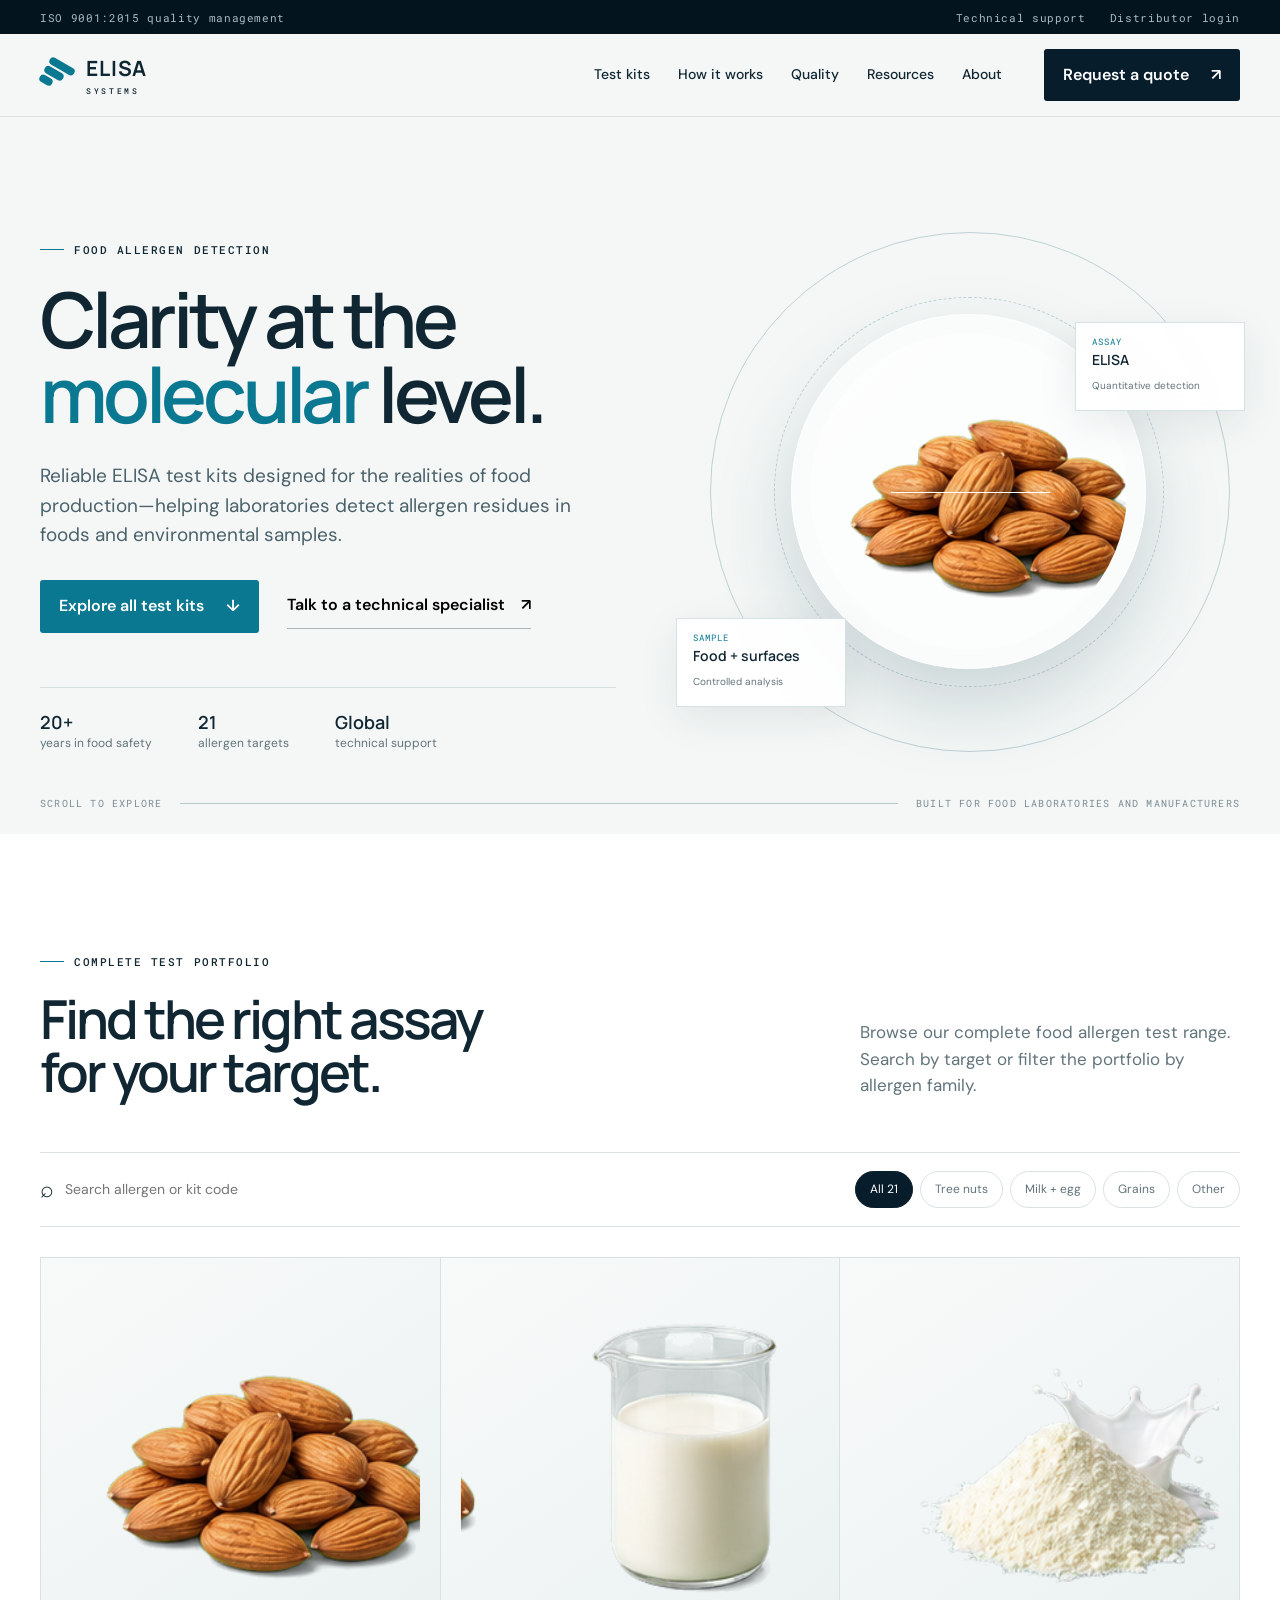
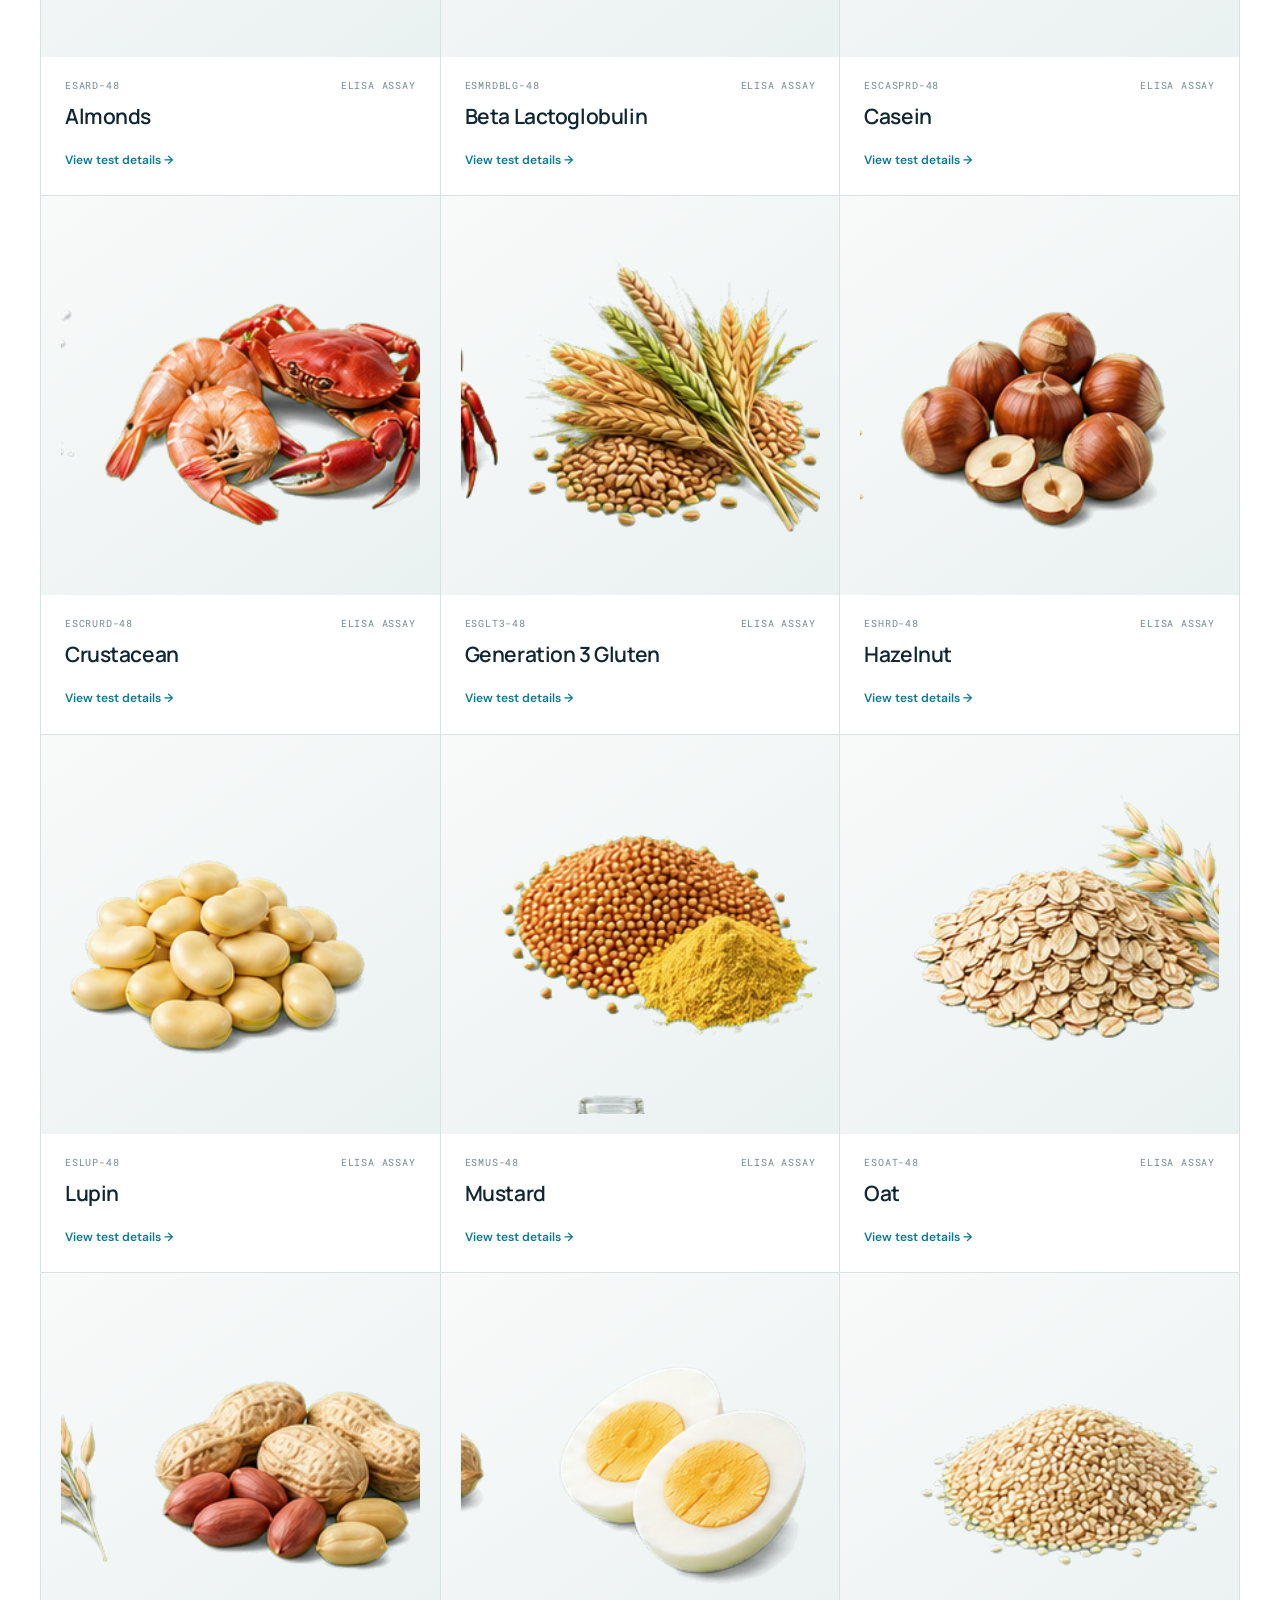
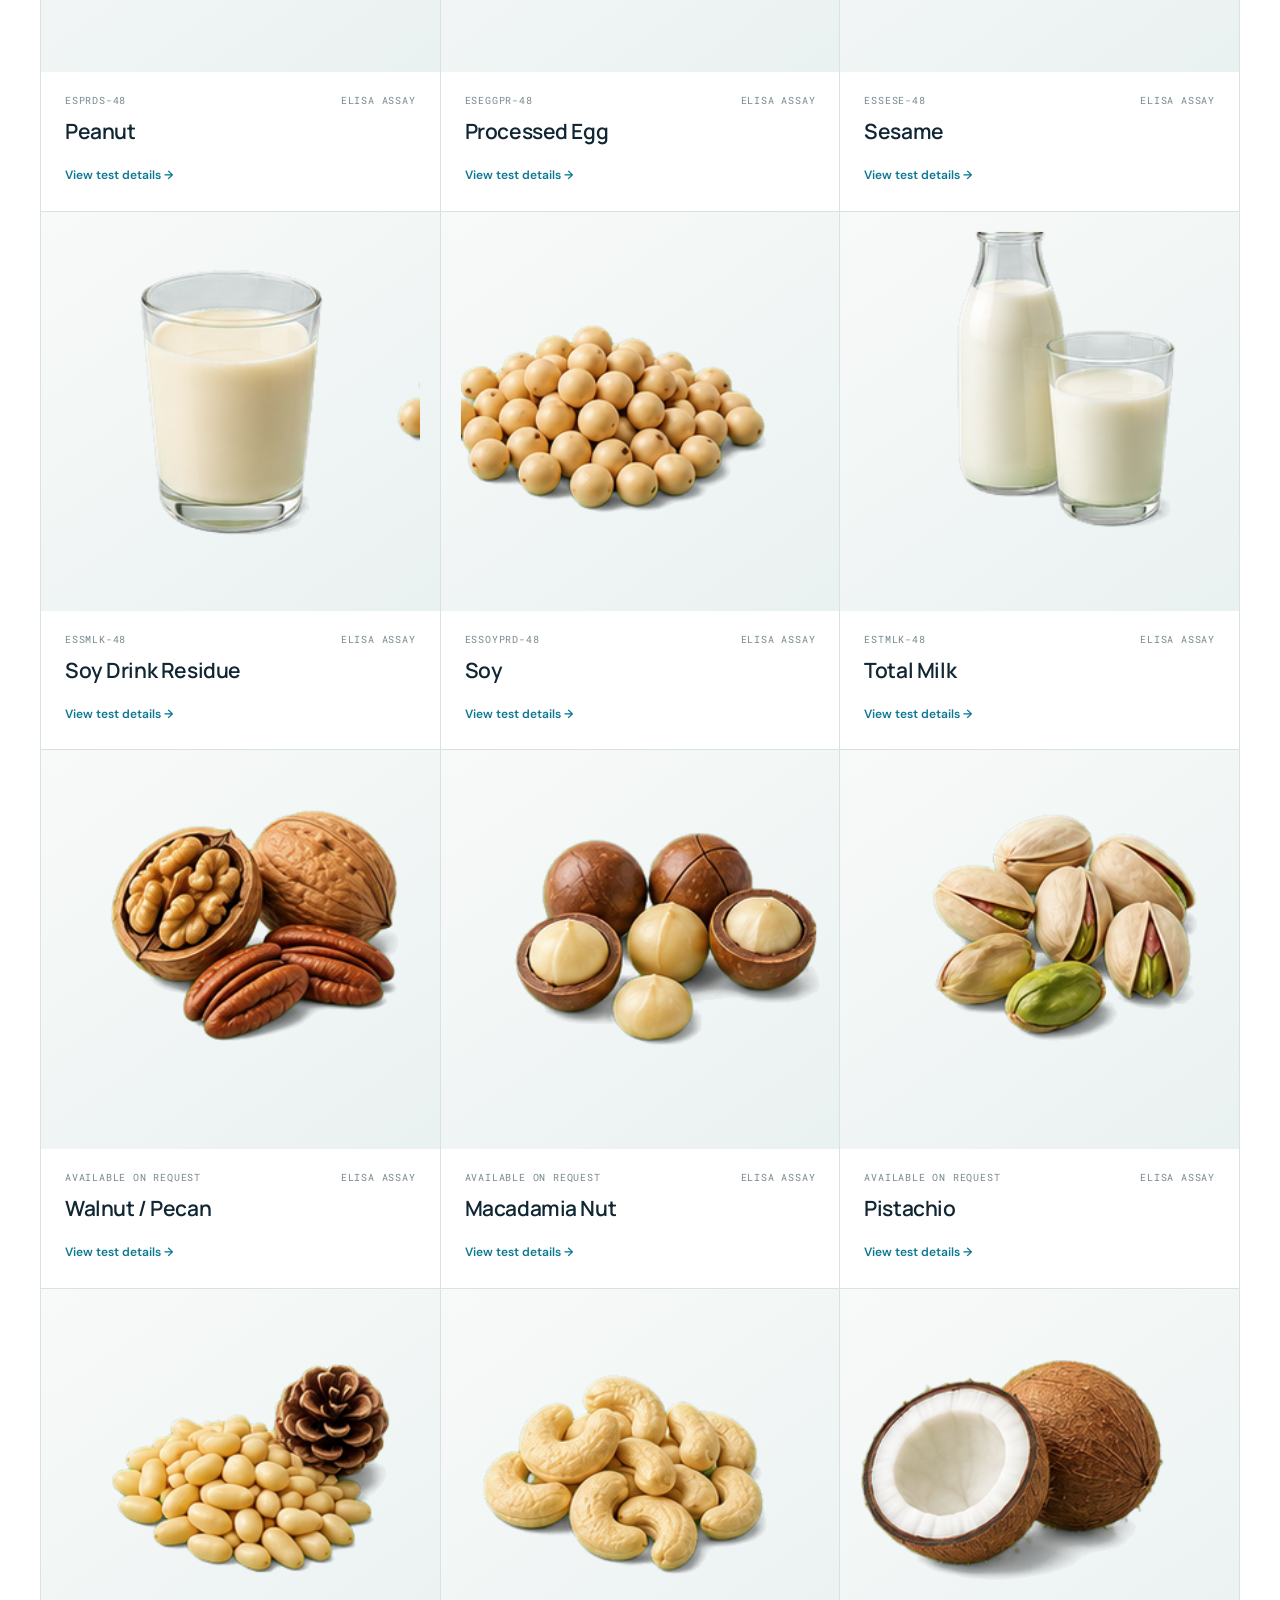
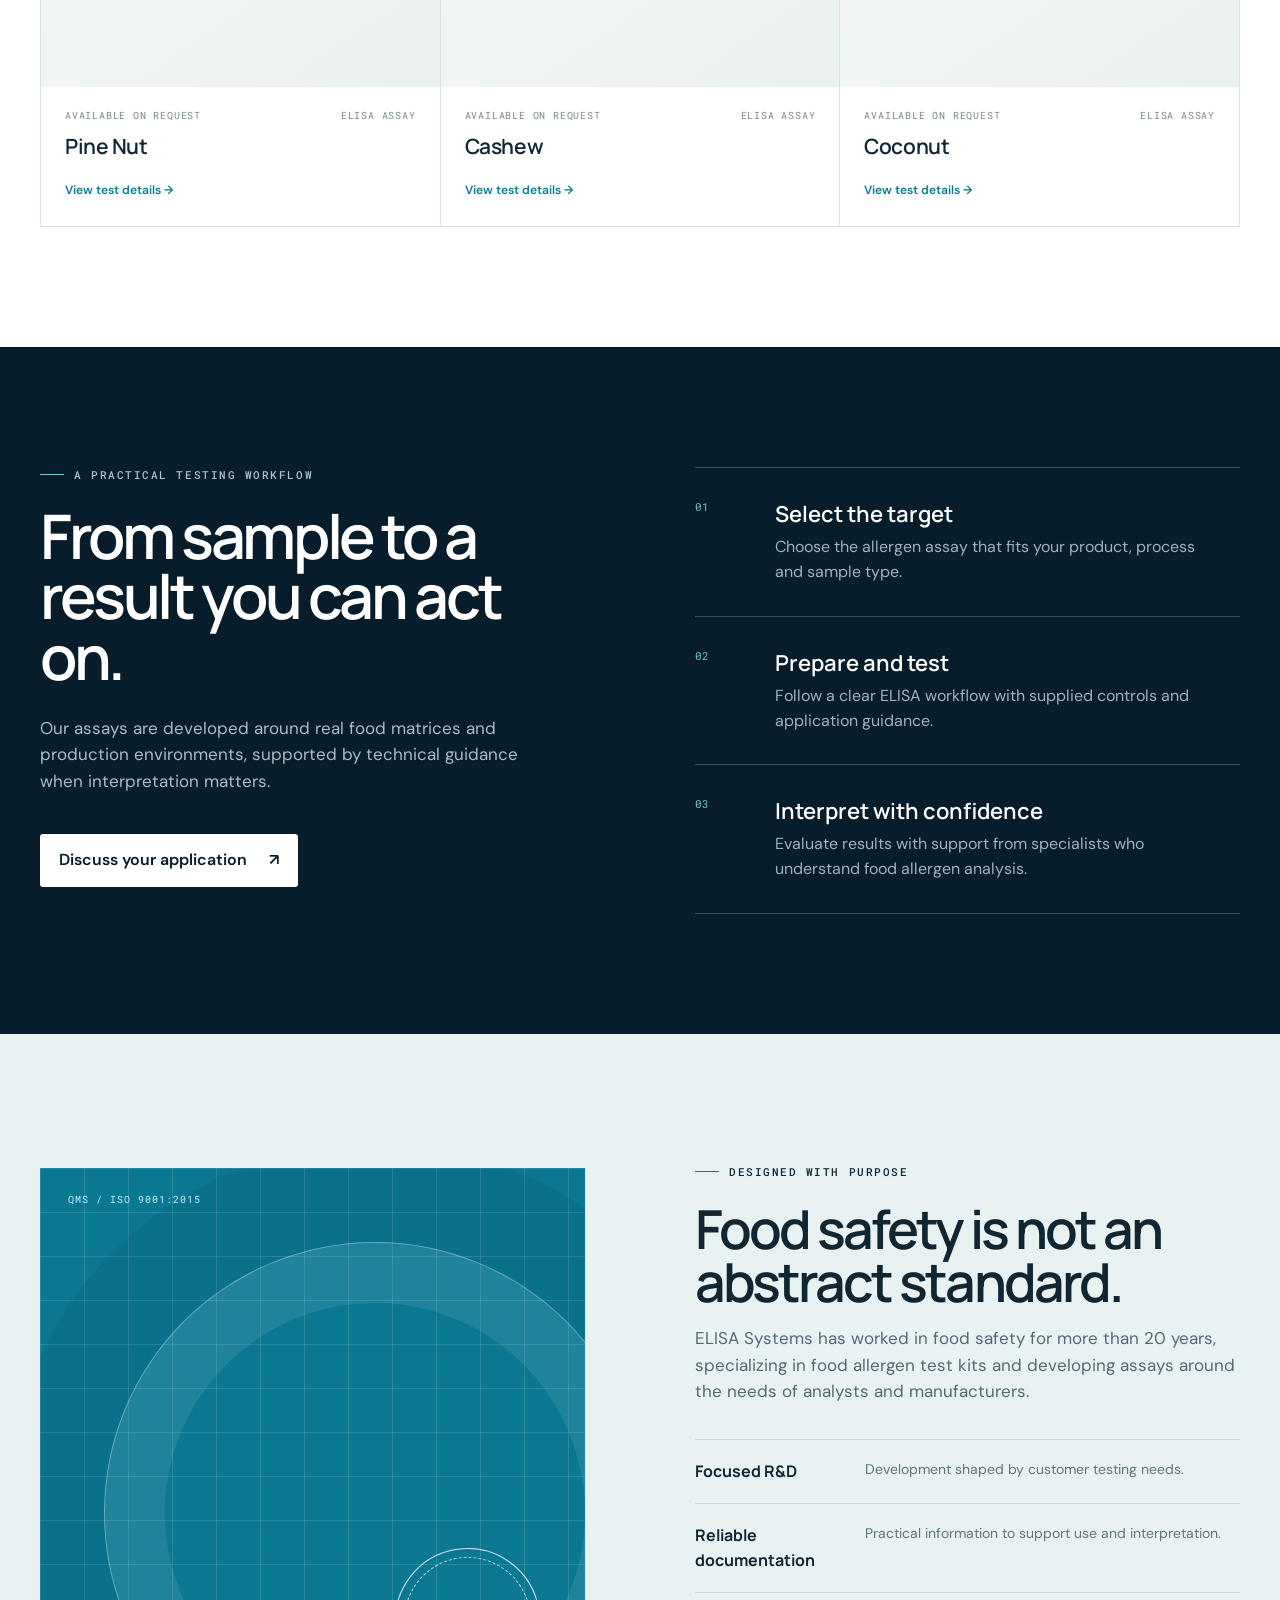
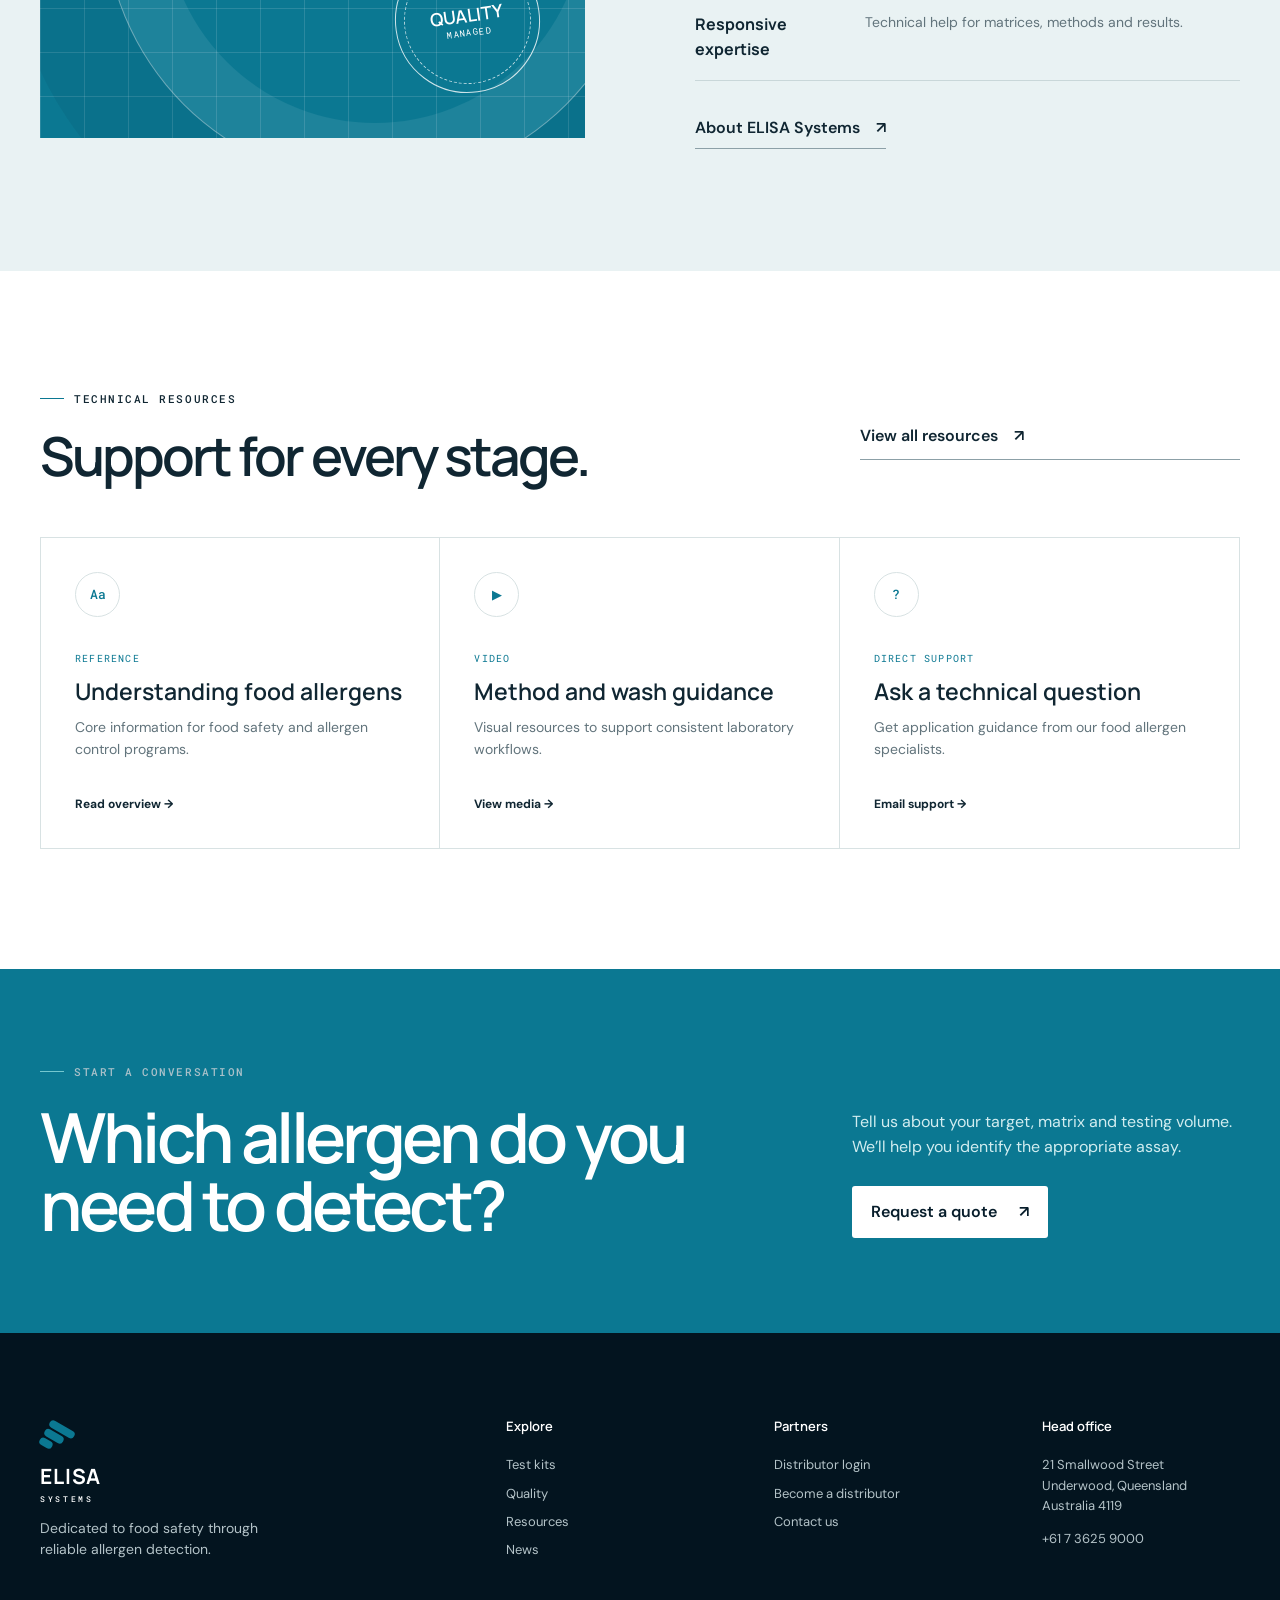
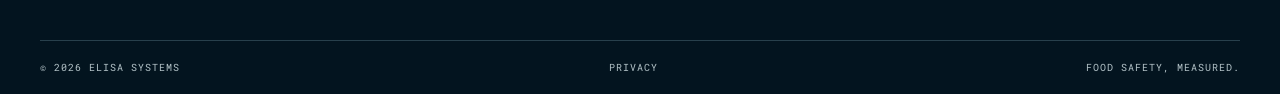
<file: index.html>
<!doctype html>
<html lang="en">
<head>
  <meta charset="UTF-8">
  <meta name="viewport" content="width=device-width, initial-scale=1.0">
  <meta name="description" content="ELISA Systems food allergen test kits for food and environmental samples.">
  <title>ELISA Systems — Food Allergen Detection</title>
  <link rel="preconnect" href="https://fonts.googleapis.com">
  <link rel="preconnect" href="https://fonts.gstatic.com" crossorigin>
  <link href="https://fonts.googleapis.com/css2?family=DM+Sans:wght@400;500;600&family=Manrope:wght@500;600;700&family=Roboto+Mono:wght@400;500&display=swap" rel="stylesheet">
  <link rel="stylesheet" href="styles.css">
</head>
<body>
  <a class="skip-link" href="#main">Skip to content</a>
  <header class="site-header">
    <div class="utility-bar"><div class="container utility-inner"><span>ISO 9001:2015 quality management</span><div><a href="#support">Technical support</a><a href="#distributors">Distributor login</a></div></div></div>
    <nav class="nav container" aria-label="Primary navigation">
      <a class="brand" href="#" aria-label="ELISA Systems home"><span class="brand-mark" aria-hidden="true"><i></i><i></i><i></i></span><span><b>ELISA</b><em>SYSTEMS</em></span></a>
      <button class="menu-toggle" aria-expanded="false" aria-controls="nav-links"><span></span><span></span></button>
      <div class="nav-links" id="nav-links"><a href="#kits">Test kits</a><a href="#workflow">How it works</a><a href="#quality">Quality</a><a href="#resources">Resources</a><a href="#about">About</a></div>
      <button class="button button-dark quote-open">Request a quote <span>↗</span></button>
    </nav>
  </header>

  <main id="main">
    <section class="hero">
      <div class="container hero-grid">
        <div class="hero-copy reveal">
          <p class="eyebrow"><span></span>Food allergen detection</p>
          <h1>Clarity at the <em>molecular</em> level.</h1>
          <p class="hero-lede">Reliable ELISA test kits designed for the realities of food production—helping laboratories detect allergen residues in foods and environmental samples.</p>
          <div class="hero-actions"><a class="button button-primary" href="#kits">Explore all test kits <span>↓</span></a><button class="text-link quote-open">Talk to a technical specialist <span>↗</span></button></div>
          <div class="hero-proof"><div><strong>20+</strong><span>years in food safety</span></div><div><strong>21</strong><span>allergen targets</span></div><div><strong>Global</strong><span>technical support</span></div></div>
        </div>
        <div class="hero-visual reveal" aria-label="Food allergen testing visualization">
          <div class="orbit orbit-one"></div><div class="orbit orbit-two"></div>
          <div class="hero-dish"><div class="dish-photo"></div><div class="dish-glare"></div><span class="scan-line"></span></div>
          <div class="data-label label-a"><small>ASSAY</small><b>ELISA</b><span>Quantitative detection</span></div>
          <div class="data-label label-b"><small>SAMPLE</small><b>Food + surfaces</b><span>Controlled analysis</span></div>
        </div>
      </div>
      <div class="container hero-foot"><span>Scroll to explore</span><span class="line"></span><span>Built for food laboratories and manufacturers</span></div>
    </section>

    <section class="kit-library" id="kits">
      <div class="container">
        <div class="section-head reveal"><div><p class="eyebrow"><span></span>Complete test portfolio</p><h2>Find the right assay<br>for your target.</h2></div><p>Browse our complete food allergen test range. Search by target or filter the portfolio by allergen family.</p></div>
        <div class="kit-tools reveal">
          <label class="search"><span aria-hidden="true">⌕</span><input id="kit-search" type="search" placeholder="Search allergen or kit code" aria-label="Search test kits"></label>
          <div class="filters" role="group" aria-label="Filter test kits"><button class="filter active" data-filter="all">All 21</button><button class="filter" data-filter="nuts">Tree nuts</button><button class="filter" data-filter="milk">Milk + egg</button><button class="filter" data-filter="grain">Grains</button><button class="filter" data-filter="other">Other</button></div>
        </div>
        <div class="kit-grid" id="kit-grid"></div>
        <p class="no-results" hidden>No assays match your search. Try another target or contact technical support.</p>
      </div>
    </section>

    <section class="workflow" id="workflow">
      <div class="container workflow-grid">
        <div class="workflow-intro reveal"><p class="eyebrow light"><span></span>A practical testing workflow</p><h2>From sample to a result you can act on.</h2><p>Our assays are developed around real food matrices and production environments, supported by technical guidance when interpretation matters.</p><button class="button button-light quote-open">Discuss your application <span>↗</span></button></div>
        <ol class="steps reveal">
          <li><span>01</span><div><h3>Select the target</h3><p>Choose the allergen assay that fits your product, process and sample type.</p></div></li>
          <li><span>02</span><div><h3>Prepare and test</h3><p>Follow a clear ELISA workflow with supplied controls and application guidance.</p></div></li>
          <li><span>03</span><div><h3>Interpret with confidence</h3><p>Evaluate results with support from specialists who understand food allergen analysis.</p></div></li>
        </ol>
      </div>
    </section>

    <section class="quality" id="quality">
      <div class="container quality-grid">
        <div class="quality-visual reveal"><div class="micro-grid"></div><span class="quality-code">QMS / ISO 9001:2015</span><div class="quality-seal"><b>QUALITY</b><span>MANAGED</span></div></div>
        <div class="quality-copy reveal"><p class="eyebrow"><span></span>Designed with purpose</p><h2>Food safety is not an abstract standard.</h2><p>ELISA Systems has worked in food safety for more than 20 years, specializing in food allergen test kits and developing assays around the needs of analysts and manufacturers.</p><ul><li><b>Focused R&amp;D</b><span>Development shaped by customer testing needs.</span></li><li><b>Reliable documentation</b><span>Practical information to support use and interpretation.</span></li><li><b>Responsive expertise</b><span>Technical help for matrices, methods and results.</span></li></ul><a class="text-link dark" href="https://elisasystems.com/about/">About ELISA Systems <span>↗</span></a></div>
      </div>
    </section>

    <section class="resources" id="resources">
      <div class="container"><div class="section-head compact reveal"><div><p class="eyebrow"><span></span>Technical resources</p><h2>Support for every stage.</h2></div><a class="text-link dark" href="https://elisasystems.com/news/">View all resources <span>↗</span></a></div>
        <div class="resource-grid reveal"><a href="https://elisasystems.com/food-allergens/"><span class="resource-icon">Aa</span><small>Reference</small><h3>Understanding food allergens</h3><p>Core information for food safety and allergen control programs.</p><b>Read overview →</b></a><a href="https://elisasystems.com/media/"><span class="resource-icon">▶</span><small>Video</small><h3>Method and wash guidance</h3><p>Visual resources to support consistent laboratory workflows.</p><b>View media →</b></a><a href="mailto:support@countryconsulting.com.au" id="support"><span class="resource-icon">?</span><small>Direct support</small><h3>Ask a technical question</h3><p>Get application guidance from our food allergen specialists.</p><b>Email support →</b></a></div>
      </div>
    </section>

    <section class="cta" id="about"><div class="container cta-inner reveal"><div><p class="eyebrow light"><span></span>Start a conversation</p><h2>Which allergen do you need to detect?</h2></div><div><p>Tell us about your target, matrix and testing volume. We’ll help you identify the appropriate assay.</p><button class="button button-light quote-open">Request a quote <span>↗</span></button></div></div></section>
  </main>

  <footer><div class="container footer-grid"><div><a class="brand footer-brand" href="#"><span class="brand-mark"><i></i><i></i><i></i></span><span><b>ELISA</b><em>SYSTEMS</em></span></a><p>Dedicated to food safety through reliable allergen detection.</p></div><div><h4>Explore</h4><a href="#kits">Test kits</a><a href="#quality">Quality</a><a href="#resources">Resources</a><a href="https://elisasystems.com/news/">News</a></div><div id="distributors"><h4>Partners</h4><a href="https://elisasystems.com/distributors/membership-login/">Distributor login</a><a href="https://elisasystems.com/distributors/">Become a distributor</a><a href="https://elisasystems.com/contact-us/">Contact us</a></div><div><h4>Head office</h4><p>21 Smallwood Street<br>Underwood, Queensland<br>Australia 4119</p><a href="tel:+61736259000">+61 7 3625 9000</a></div></div><div class="container footer-bottom"><span>© 2026 ELISA Systems</span><a href="https://elisasystems.com/privacy-policy/">Privacy</a><span>Food safety, measured.</span></div></footer>

  <dialog class="quote-dialog" id="quote-dialog"><button class="dialog-close" aria-label="Close quote form">×</button><p class="eyebrow"><span></span>Request a quote</p><h2>Tell us what you need to detect.</h2><p>Share a few details and our team can recommend the right assay.</p><form><label>Name<input required name="name" autocomplete="name"></label><label>Work email<input required type="email" name="email" autocomplete="email"></label><label>Allergen target<select name="target"><option value="">Select a target</option></select></label><label>Application<textarea name="application" rows="3" placeholder="Food matrix, environmental sample, estimated volume…"></textarea></label><button class="button button-primary" type="submit">Send request <span>↗</span></button><small>Demo form for the redesign concept.</small></form></dialog>
  <script src="script.js"></script>
</body>
</html>
</file>
<file: styles.css>
:root{--navy:#071d2b;--navy2:#0b2a3d;--blue:#0b7892;--aqua:#75c7cf;--ice:#e9f2f3;--mist:#f4f7f6;--white:#fff;--ink:#102632;--muted:#62747c;--line:#d8e2e3;--display:'Manrope',sans-serif;--body:'DM Sans',sans-serif;--mono:'Roboto Mono',monospace;--radius:3px}
*{box-sizing:border-box}html{scroll-behavior:smooth}body{margin:0;color:var(--ink);font-family:var(--body);background:var(--mist);line-height:1.55}button,input,select,textarea{font:inherit}a{color:inherit;text-decoration:none}.container{width:min(1200px,calc(100% - 48px));margin:auto}.skip-link{position:fixed;left:12px;top:-60px;background:#fff;padding:12px;z-index:100}.skip-link:focus{top:12px}.utility-bar{background:#03141f;color:#a9bdc5;font:11px var(--mono);letter-spacing:.06em}.utility-inner{height:34px;display:flex;align-items:center;justify-content:space-between}.utility-inner div{display:flex;gap:24px}.utility-inner a:hover{color:#fff}.site-header{position:relative;z-index:20;background:rgba(244,247,246,.94);border-bottom:1px solid rgba(7,29,43,.1);backdrop-filter:blur(16px)}.nav{height:82px;display:flex;align-items:center;gap:42px}.brand{display:inline-flex;align-items:center;gap:12px;margin-right:auto}.brand-mark{width:34px;height:34px;position:relative;display:inline-block;transform:rotate(30deg)}.brand-mark i{position:absolute;left:3px;width:28px;height:8px;border-radius:8px;background:var(--blue)}.brand-mark i:nth-child(1){top:3px}.brand-mark i:nth-child(2){top:13px;width:21px}.brand-mark i:nth-child(3){top:23px;width:14px}.brand>span:last-child{display:flex;flex-direction:column;line-height:1}.brand b{font:700 21px var(--display);letter-spacing:.04em}.brand em{font:500 8px var(--mono);font-style:normal;letter-spacing:.33em;margin-top:4px}.nav-links{display:flex;gap:28px;font-size:14px;font-weight:500}.nav-links a{position:relative}.nav-links a:after{content:'';position:absolute;left:0;right:100%;bottom:-7px;height:1px;background:var(--blue);transition:.25s}.nav-links a:hover:after{right:0}.button{border:0;border-radius:var(--radius);padding:14px 19px;display:inline-flex;align-items:center;justify-content:space-between;gap:22px;font-weight:600;cursor:pointer;transition:transform .2s,background .2s}.button:hover{transform:translateY(-2px)}.button-dark{background:var(--navy);color:#fff}.button-primary{background:var(--blue);color:#fff}.button-primary:hover{background:#08677e}.button-light{background:#fff;color:var(--navy)}.menu-toggle{display:none}.hero{background:var(--mist);overflow:hidden;padding:80px 0 24px}.hero-grid{display:grid;grid-template-columns:1.02fr .98fr;min-height:600px;align-items:center;gap:70px}.eyebrow{font:500 11px var(--mono);letter-spacing:.14em;text-transform:uppercase;display:flex;align-items:center;gap:10px;margin:0 0 24px}.eyebrow span{display:inline-block;width:24px;height:1px;background:var(--blue)}.hero h1,.section-head h2,.workflow h2,.quality h2,.cta h2,.quote-dialog h2{font-family:var(--display);font-weight:600;letter-spacing:-.055em;line-height:.98;margin:0}.hero h1{font-size:clamp(58px,6vw,90px);max-width:650px}.hero h1 em{font-style:normal;color:var(--blue)}.hero-lede{font-size:19px;max-width:590px;color:#4b616b;margin:30px 0}.hero-actions{display:flex;align-items:center;gap:28px}.text-link{border:0;background:none;font-weight:600;padding:10px 0;cursor:pointer;border-bottom:1px solid #aab8bd}.text-link span{margin-left:12px}.hero-proof{border-top:1px solid var(--line);margin-top:54px;padding-top:22px;display:flex;gap:46px}.hero-proof div{display:flex;flex-direction:column}.hero-proof strong{font:600 18px var(--display)}.hero-proof span{font-size:12px;color:var(--muted)}.hero-visual{position:relative;height:560px}.orbit{position:absolute;border:1px solid #bfd1d5;border-radius:50%}.orbit-one{width:520px;height:520px;left:24px;top:15px}.orbit-two{width:390px;height:390px;left:88px;top:80px;border-style:dashed;animation:spin 40s linear infinite}.hero-dish{position:absolute;left:105px;top:97px;width:355px;height:355px;border-radius:50%;padding:18px;background:rgba(255,255,255,.55);border:1px solid white;box-shadow:0 35px 80px rgba(11,57,73,.18);overflow:hidden}.dish-photo{width:100%;height:100%;border-radius:50%;background:url('assets/allergen-grid.png') 0 0/700% 300%;filter:saturate(.82) contrast(1.06)}.dish-glare{position:absolute;inset:18px;border-radius:50%;background:linear-gradient(135deg,rgba(255,255,255,.5),transparent 35%)}.scan-line{position:absolute;width:45%;height:1px;background:#fff;box-shadow:0 0 12px var(--aqua);top:50%;left:28%;transform-origin:left;animation:scan 7s ease-in-out infinite}.data-label{position:absolute;background:rgba(255,255,255,.9);border:1px solid #d7e2e4;padding:13px 16px;width:170px;box-shadow:0 12px 40px rgba(15,44,57,.08);backdrop-filter:blur(8px)}.data-label small{display:block;font:9px var(--mono);color:var(--blue);letter-spacing:.12em}.data-label b{display:block;font:600 14px var(--display);margin:3px 0}.data-label span{font-size:10px;color:var(--muted)}.label-a{right:-5px;top:105px}.label-b{left:-10px;bottom:70px}.hero-foot{font:10px var(--mono);text-transform:uppercase;letter-spacing:.12em;color:#7b8c93;display:flex;align-items:center;gap:18px}.hero-foot .line{height:1px;background:#b7c8cb;flex:1}.kit-library{background:#fff;padding:120px 0}.section-head{display:grid;grid-template-columns:1fr 380px;align-items:end;gap:80px;margin-bottom:54px}.section-head h2,.quality h2{font-size:clamp(42px,4.2vw,64px)}.section-head>p{color:var(--muted);font-size:17px;margin:0}.kit-tools{border-top:1px solid var(--line);border-bottom:1px solid var(--line);padding:18px 0;margin-bottom:30px;display:flex;justify-content:space-between;gap:20px}.search{display:flex;align-items:center;gap:9px;min-width:270px}.search span{font-size:23px}.search input{border:0;outline:0;width:100%;font-size:14px}.filters{display:flex;gap:7px}.filter{border:1px solid var(--line);background:#fff;border-radius:20px;padding:8px 14px;font-size:12px;color:var(--muted);cursor:pointer}.filter.active,.filter:hover{background:var(--navy);border-color:var(--navy);color:#fff}.kit-grid{display:grid;grid-template-columns:repeat(3,1fr);gap:1px;background:var(--line);border:1px solid var(--line)}.kit-card{background:#fff;min-width:0;transition:.25s}.kit-card[hidden]{display:none}.kit-image{height:230px;overflow:hidden;background:#d7e1e3}.kit-photo{height:100%;background-image:url('assets/allergen-grid.png');background-size:700% 300%;transform:scale(1.01);transition:transform .5s,filter .5s;filter:saturate(.75)}.kit-card:hover .kit-photo{transform:scale(1.055);filter:saturate(1)}.kit-info{padding:22px 24px 24px}.kit-meta{display:flex;justify-content:space-between;font:10px var(--mono);color:#77898f;letter-spacing:.08em;text-transform:uppercase}.kit-info h3{font:600 21px var(--display);letter-spacing:-.02em;margin:10px 0 17px}.kit-link{font-size:12px;font-weight:600;color:var(--blue)}.no-results{text-align:center;padding:45px;color:var(--muted)}.workflow{padding:120px 0;background:var(--navy);color:#fff}.workflow-grid{display:grid;grid-template-columns:1fr 1fr;gap:110px}.eyebrow.light{color:#a9c0c9}.eyebrow.light span{background:var(--aqua)}.workflow h2{font-size:clamp(44px,4.8vw,70px)}.workflow-intro>p:not(.eyebrow){color:#a9bdc4;font-size:17px;max-width:490px;margin:28px 0 40px}.steps{list-style:none;padding:0;margin:0;border-top:1px solid #365061}.steps li{padding:31px 0;border-bottom:1px solid #365061;display:grid;grid-template-columns:60px 1fr;gap:20px}.steps li>span{font:11px var(--mono);color:var(--aqua)}.steps h3{font:600 22px var(--display);margin:0 0 6px}.steps p{color:#9eb2ba;margin:0;max-width:440px}.quality{padding:130px 0;background:var(--ice)}.quality-grid{display:grid;grid-template-columns:1fr 1fr;gap:110px;align-items:center}.quality-visual{height:570px;background:var(--blue);position:relative;overflow:hidden}.micro-grid{position:absolute;inset:0;background-image:linear-gradient(rgba(255,255,255,.13) 1px,transparent 1px),linear-gradient(90deg,rgba(255,255,255,.13) 1px,transparent 1px);background-size:44px 44px}.micro-grid:after{content:'';position:absolute;width:420px;height:420px;border:60px solid rgba(255,255,255,.08);border-radius:50%;top:75px;left:65px;box-shadow:0 0 0 1px rgba(255,255,255,.4),0 0 0 100px rgba(5,45,64,.09)}.quality-code{position:absolute;left:28px;top:25px;font:10px var(--mono);letter-spacing:.1em;color:#c6eef2}.quality-seal{position:absolute;right:45px;bottom:45px;width:145px;height:145px;border-radius:50%;border:1px solid rgba(255,255,255,.8);color:#fff;display:flex;flex-direction:column;align-items:center;justify-content:center;transform:rotate(-8deg)}.quality-seal:after{content:'';position:absolute;inset:8px;border:1px dashed rgba(255,255,255,.7);border-radius:50%}.quality-seal b{font:600 18px var(--display)}.quality-seal span{font:9px var(--mono);letter-spacing:.16em}.quality-copy>p:not(.eyebrow){font-size:17px;color:#536a73}.quality-copy ul{list-style:none;margin:35px 0;padding:0;border-top:1px solid #c9d7d9}.quality-copy li{padding:19px 0;border-bottom:1px solid #c9d7d9;display:grid;grid-template-columns:150px 1fr;gap:20px}.quality-copy li b{font-family:var(--display)}.quality-copy li span{font-size:14px;color:var(--muted)}.text-link.dark{border-color:#8ca0a7}.resources{background:#fff;padding:120px 0}.section-head.compact{align-items:center}.resource-grid{display:grid;grid-template-columns:repeat(3,1fr);border:1px solid var(--line)}.resource-grid>a{padding:34px;min-height:310px;border-right:1px solid var(--line);display:flex;flex-direction:column;transition:.25s}.resource-grid>a:last-child{border:0}.resource-grid>a:hover{background:var(--ice);transform:translateY(-6px)}.resource-icon{width:45px;height:45px;border:1px solid var(--line);border-radius:50%;display:grid;place-items:center;color:var(--blue);font:500 13px var(--mono);margin-bottom:35px}.resource-grid small{font:10px var(--mono);text-transform:uppercase;letter-spacing:.12em;color:var(--blue)}.resource-grid h3{font:600 23px var(--display);margin:10px 0}.resource-grid p{font-size:14px;color:var(--muted);margin:0}.resource-grid b{font-size:12px;margin-top:auto}.cta{background:var(--blue);color:#fff;padding:95px 0}.cta-inner{display:grid;grid-template-columns:1.3fr .7fr;gap:90px;align-items:end}.cta h2{font-size:clamp(45px,5.4vw,76px);max-width:760px}.cta-inner>div:last-child p{color:#d2edf0;margin:0 0 26px}footer{background:#03141f;color:#b4c3c8;padding:80px 0 20px}.footer-grid{display:grid;grid-template-columns:2fr repeat(3,1fr);gap:70px}.footer-brand{color:#fff}.footer-grid>div:first-child p{max-width:260px;font-size:14px}.footer-grid h4{color:#fff;font:600 13px var(--display);margin:4px 0 20px}.footer-grid a{display:block;font-size:13px;margin:8px 0}.footer-grid a:hover{color:#fff}.footer-grid p{font-size:13px}.footer-bottom{border-top:1px solid #28404c;margin-top:65px;padding-top:20px;display:flex;justify-content:space-between;font:10px var(--mono);text-transform:uppercase;letter-spacing:.1em}.quote-dialog{width:min(600px,calc(100% - 30px));border:0;padding:48px;color:var(--ink);box-shadow:0 30px 100px rgba(0,0,0,.4)}.quote-dialog::backdrop{background:rgba(2,19,29,.72);backdrop-filter:blur(4px)}.quote-dialog h2{font-size:42px}.quote-dialog>p:not(.eyebrow){color:var(--muted)}.dialog-close{position:absolute;right:18px;top:14px;border:0;background:none;font-size:28px;cursor:pointer}.quote-dialog form{display:grid;grid-template-columns:1fr 1fr;gap:16px;margin-top:25px}.quote-dialog label{font-size:12px;font-weight:600}.quote-dialog label:nth-child(4){grid-column:1/-1}.quote-dialog input,.quote-dialog select,.quote-dialog textarea{display:block;width:100%;border:1px solid var(--line);padding:12px;margin-top:6px;background:#fff}.quote-dialog form small{grid-column:1/-1;color:var(--muted)}.reveal{opacity:0;transform:translateY(18px);transition:opacity .7s ease,transform .7s ease}.reveal.visible{opacity:1;transform:none}@keyframes spin{to{transform:rotate(360deg)}}@keyframes scan{0%,100%{transform:rotate(-15deg)}50%{transform:rotate(185deg)}}
@media(max-width:900px){.nav-links{position:absolute;display:none;left:0;right:0;top:116px;background:#fff;padding:26px;flex-direction:column;border-bottom:1px solid var(--line)}.nav-links.open{display:flex}.nav>.button{display:none}.menu-toggle{display:block;border:0;background:none;width:36px}.menu-toggle span{display:block;height:1px;background:var(--ink);margin:8px 0}.hero-grid,.workflow-grid,.quality-grid{grid-template-columns:1fr}.hero-visual{height:500px}.section-head,.cta-inner{grid-template-columns:1fr;gap:25px}.kit-tools{align-items:flex-start;flex-direction:column}.filters{flex-wrap:wrap}.kit-grid{grid-template-columns:repeat(2,1fr)}.workflow-grid,.quality-grid{gap:60px}.resource-grid{grid-template-columns:1fr}.resource-grid>a{border-right:0;border-bottom:1px solid var(--line)}.footer-grid{grid-template-columns:1fr 1fr}.cta-inner>div:last-child{max-width:500px}}
@media(max-width:600px){.container{width:min(100% - 30px,1200px)}.utility-bar{display:none}.nav{height:74px}.nav-links{top:74px}.hero{padding-top:60px}.hero-grid{gap:30px;min-height:auto}.hero h1{font-size:52px}.hero-lede{font-size:17px}.hero-actions{align-items:flex-start;flex-direction:column;gap:8px}.hero-proof{gap:20px;justify-content:space-between}.hero-proof strong{font-size:15px}.hero-proof span{font-size:10px}.hero-visual{height:380px;transform:scale(.88);transform-origin:center top}.orbit-one{width:390px;height:390px;left:calc(50% - 195px)}.orbit-two{width:290px;height:290px;left:calc(50% - 145px);top:50px}.hero-dish{width:265px;height:265px;left:calc(50% - 132px);top:62px}.label-a{right:-20px}.label-b{left:-20px;bottom:10px}.hero-foot{display:none}.kit-library,.workflow,.quality,.resources{padding:80px 0}.kit-grid{grid-template-columns:1fr}.kit-image{height:260px}.quality-visual{height:400px}.quality-copy li{grid-template-columns:1fr;gap:3px}.footer-grid{grid-template-columns:1fr;gap:30px}.footer-bottom{gap:12px;flex-wrap:wrap}.quote-dialog{padding:38px 24px}.quote-dialog form{grid-template-columns:1fr}.quote-dialog label:nth-child(4){grid-column:auto}.resource-grid>a{min-height:280px}.cta{padding:70px 0}}
@media(prefers-reduced-motion:reduce){*{scroll-behavior:auto!important}.orbit-two,.scan-line{animation:none}.reveal{opacity:1;transform:none;transition:none}}

/* Proportional transparent allergen cutouts */
.dish-photo{background:rgba(255,255,255,.38) url('assets/allergen-cutouts.png') 0 0/700% 300% no-repeat;filter:saturate(.9) contrast(1.03)}
.kit-image{width:100%;height:auto;aspect-ratio:1;overflow:hidden;background:linear-gradient(145deg,#f8faf9,#eaf1f1)}
.kit-photo{width:100%;height:100%;background-image:url('assets/allergen-cutouts.png');background-size:700% 300%;background-repeat:no-repeat;transform:scale(.9);filter:saturate(.88)}
.kit-card:hover .kit-photo{transform:scale(.96);filter:saturate(1)}
</file>
